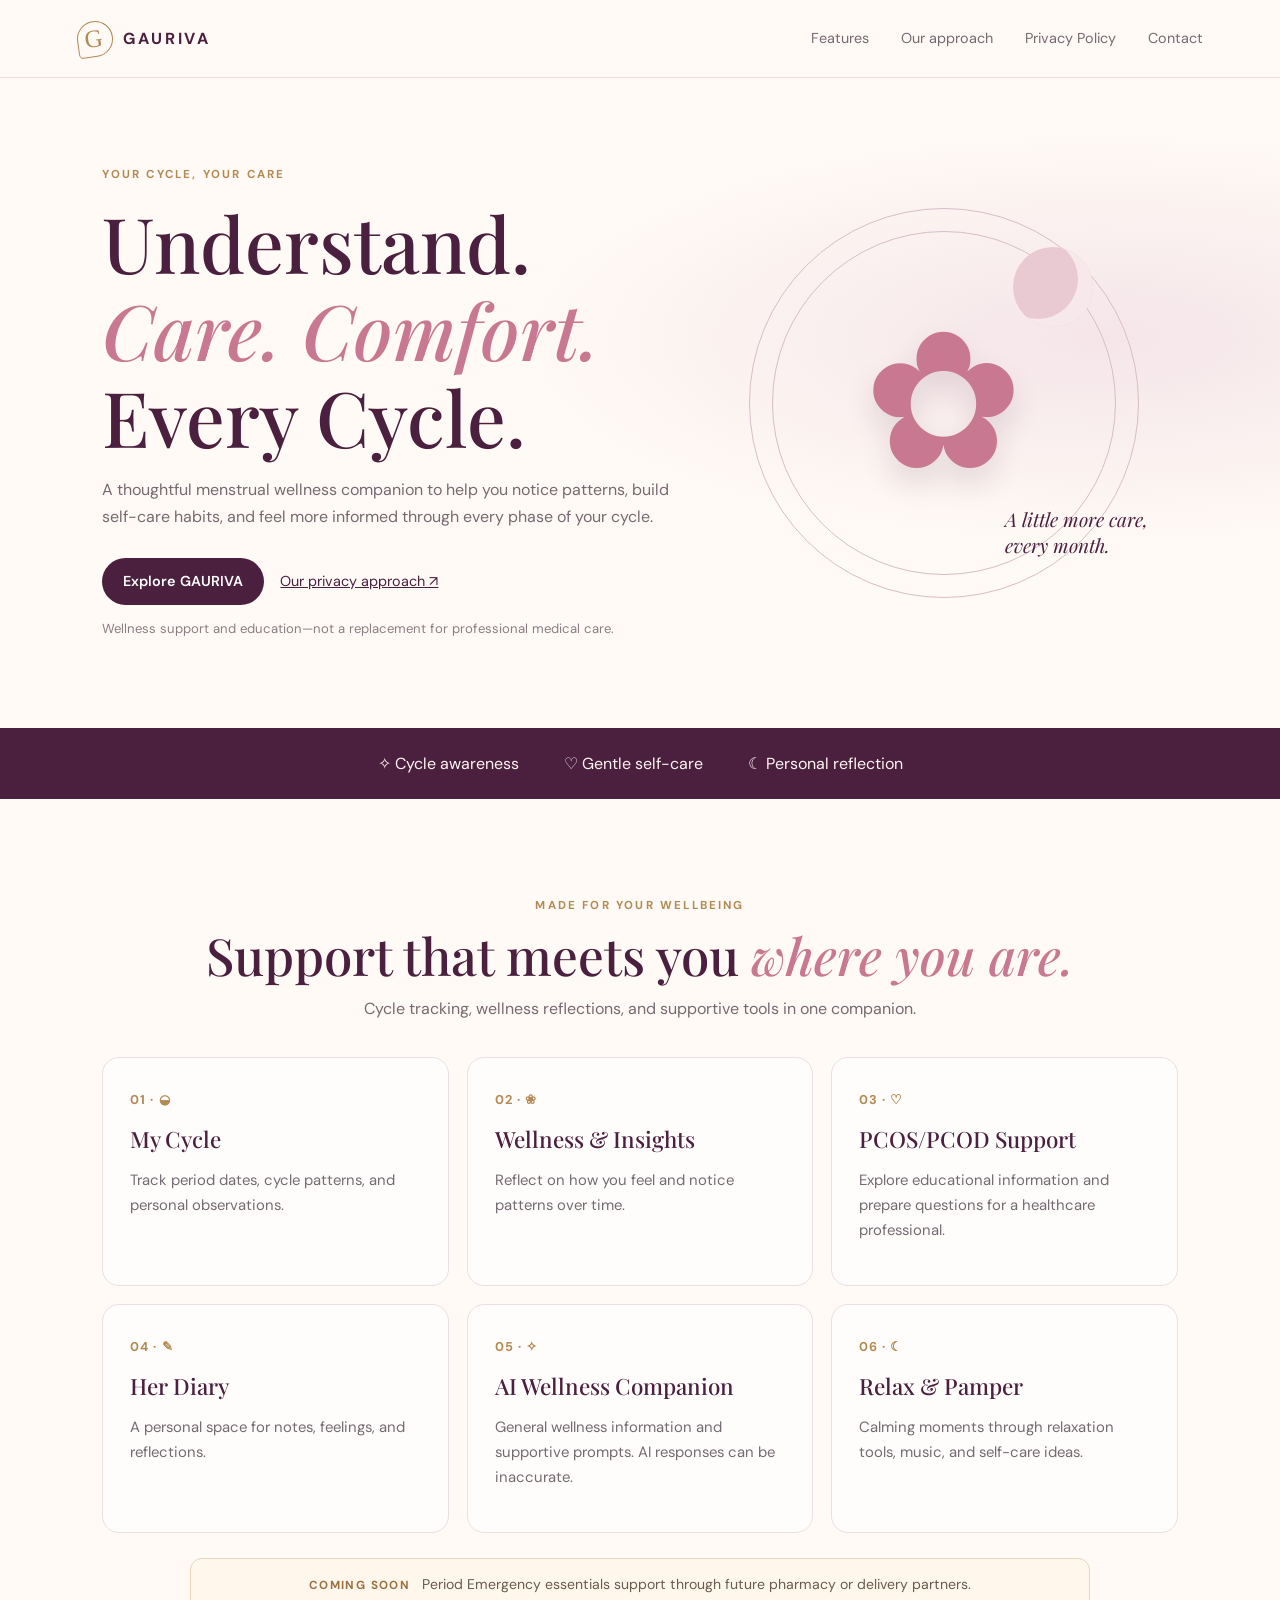
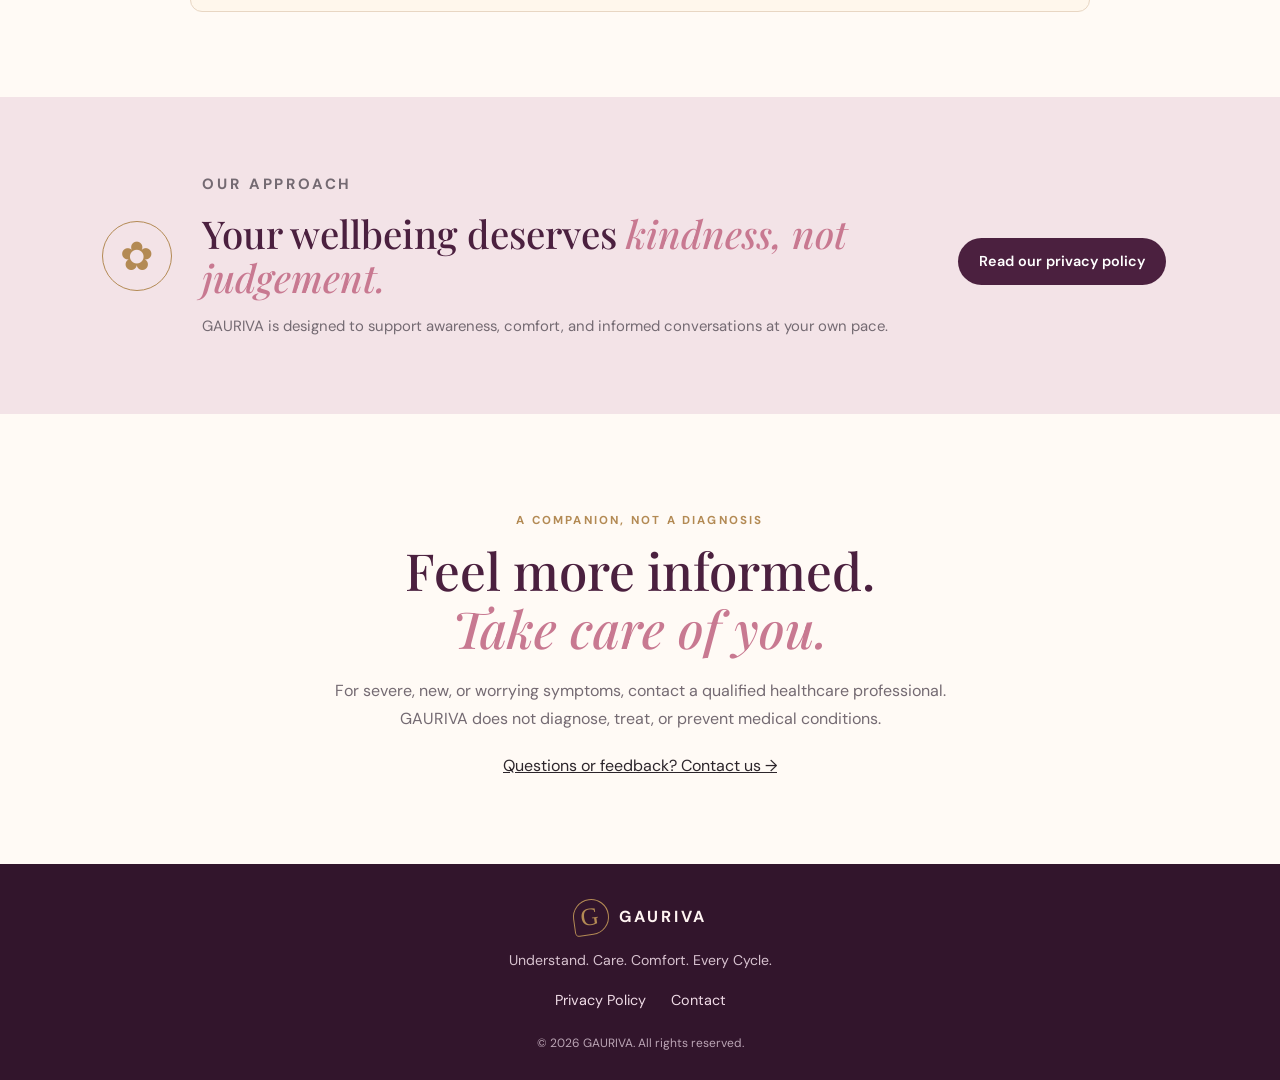
<file: index.html>
<!doctype html>
<html lang="en"><head><meta charset="utf-8"><meta name="viewport" content="width=device-width,initial-scale=1"><meta name="theme-color" content="#4b203f"><meta name="description" content="GAURIVA menstrual wellness companion"><title>GAURIVA | Understand. Care. Comfort.</title><link rel="stylesheet" href="assets/style.css"></head>
<body><header><a class="brand" href="index.html"><span class="mark">G</span> GAURIVA</a><button id="toggle" aria-label="Toggle navigation">☰</button><nav id="nav"><a href="#features">Features</a><a href="#about">Our approach</a><a href="privacy.html">Privacy Policy</a><a href="contact.html">Contact</a></nav></header>
<main><section class="hero"><div><p class="eyebrow">YOUR CYCLE, YOUR CARE</p><h1>Understand.<br><em>Care. Comfort.</em><br>Every Cycle.</h1><p class="lede">A thoughtful menstrual wellness companion to help you notice patterns, build self-care habits, and feel more informed through every phase of your cycle.</p><a class="button" href="#features">Explore GAURIVA</a> <a class="quiet" href="privacy.html">Our privacy approach ↗</a><p class="small">Wellness support and education—not a replacement for professional medical care.</p></div><div class="art"><div class="moon"></div><div class="flower">✿</div><p>A little more care,<br>every month.</p></div></section>
<div class="strip"><span>✧ Cycle awareness</span><span>♡ Gentle self-care</span><span>☾ Personal reflection</span></div>
<section class="section" id="features"><p class="eyebrow center">MADE FOR YOUR WELLBEING</p><h2>Support that meets you <em>where you are.</em></h2><p class="intro">Cycle tracking, wellness reflections, and supportive tools in one companion.</p><div class="grid">
<article><b>01 · ◒</b><h3>My Cycle</h3><p>Track period dates, cycle patterns, and personal observations.</p></article>
<article><b>02 · ❀</b><h3>Wellness & Insights</h3><p>Reflect on how you feel and notice patterns over time.</p></article>
<article><b>03 · ♡</b><h3>PCOS/PCOD Support</h3><p>Explore educational information and prepare questions for a healthcare professional.</p></article>
<article><b>04 · ✎</b><h3>Her Diary</h3><p>A personal space for notes, feelings, and reflections.</p></article>
<article><b>05 · ✧</b><h3>AI Wellness Companion</h3><p>General wellness information and supportive prompts. AI responses can be inaccurate.</p></article>
<article><b>06 · ☾</b><h3>Relax & Pamper</h3><p>Calming moments through relaxation tools, music, and self-care ideas.</p></article></div><p class="coming"><strong>COMING SOON</strong> Period Emergency essentials support through future pharmacy or delivery partners.</p></section>
<section class="band" id="about"><span class="seal">✿</span><div><p class="eyebrow">OUR APPROACH</p><h2>Your wellbeing deserves <em>kindness, not judgement.</em></h2><p>GAURIVA is designed to support awareness, comfort, and informed conversations at your own pace.</p></div><a class="button light" href="privacy.html">Read our privacy policy</a></section>
<section class="section closing"><p class="eyebrow">A COMPANION, NOT A DIAGNOSIS</p><h2>Feel more informed.<br><em>Take care of you.</em></h2><p>For severe, new, or worrying symptoms, contact a qualified healthcare professional. GAURIVA does not diagnose, treat, or prevent medical conditions.</p><a href="contact.html">Questions or feedback? Contact us →</a></section></main>
<footer><a class="brand" href="index.html"><span class="mark">G</span> GAURIVA</a><p>Understand. Care. Comfort. Every Cycle.</p><div><a href="privacy.html">Privacy Policy</a><a href="contact.html">Contact</a></div><small>© <span id="year"></span> GAURIVA. All rights reserved.</small></footer><script src="assets/site.js"></script></body></html>
</file>
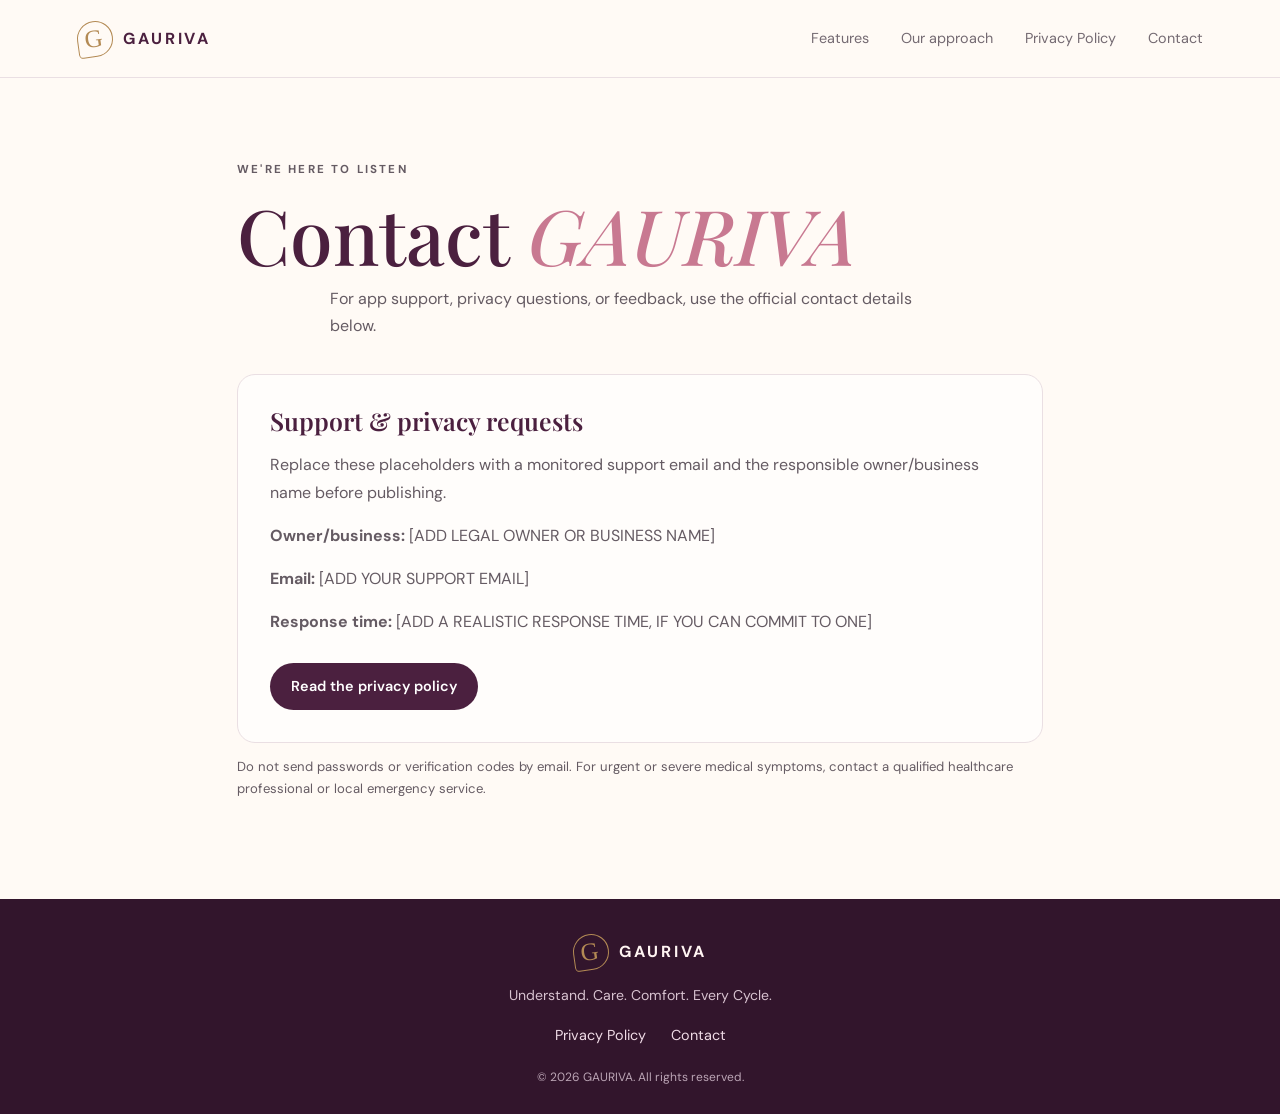
<file: contact.html>
<!doctype html>
<html lang="en"><head><meta charset="utf-8"><meta name="viewport" content="width=device-width,initial-scale=1"><meta name="theme-color" content="#4b203f"><title>Contact | GAURIVA</title><link rel="stylesheet" href="assets/style.css"></head><body><header><a class="brand" href="index.html"><span class="mark">G</span> GAURIVA</a><button id="toggle" aria-label="Toggle navigation">☰</button><nav id="nav"><a href="index.html#features">Features</a><a href="index.html#about">Our approach</a><a href="privacy.html">Privacy Policy</a><a href="contact.html">Contact</a></nav></header><main class="legal"><p class="eyebrow">WE'RE HERE TO LISTEN</p><h1>Contact <em>GAURIVA</em></h1><p class="intro">For app support, privacy questions, or feedback, use the official contact details below.</p><div class="contact-card"><h2>Support & privacy requests</h2><p>Replace these placeholders with a monitored support email and the responsible owner/business name before publishing.</p><p><b>Owner/business:</b> [ADD LEGAL OWNER OR BUSINESS NAME]</p><p><b>Email:</b> [ADD YOUR SUPPORT EMAIL]</p><p><b>Response time:</b> [ADD A REALISTIC RESPONSE TIME, IF YOU CAN COMMIT TO ONE]</p><a class="button" href="privacy.html">Read the privacy policy</a></div><p class="fine">Do not send passwords or verification codes by email. For urgent or severe medical symptoms, contact a qualified healthcare professional or local emergency service.</p></main><footer><a class="brand" href="index.html"><span class="mark">G</span> GAURIVA</a><p>Understand. Care. Comfort. Every Cycle.</p><div><a href="privacy.html">Privacy Policy</a><a href="contact.html">Contact</a></div><small>© <span id="year"></span> GAURIVA. All rights reserved.</small></footer><script src="assets/site.js"></script></body></html>
</file>
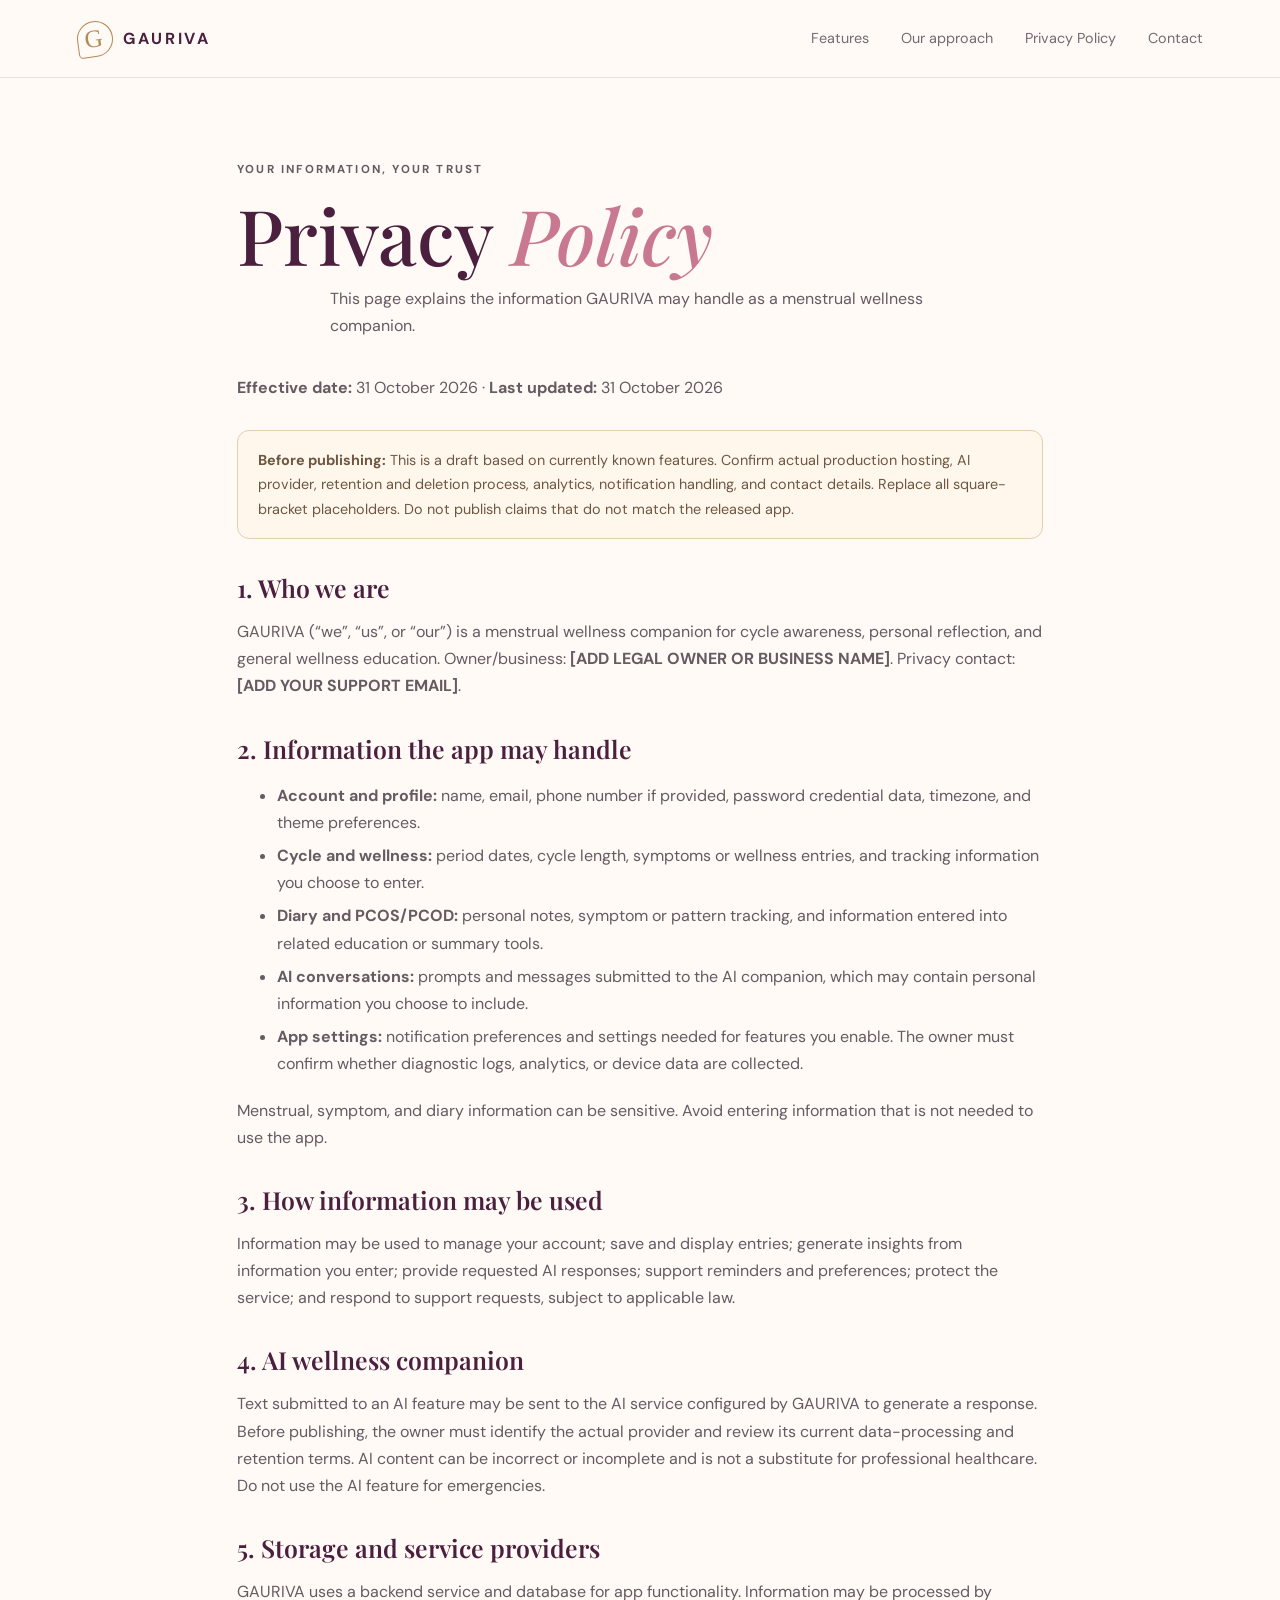
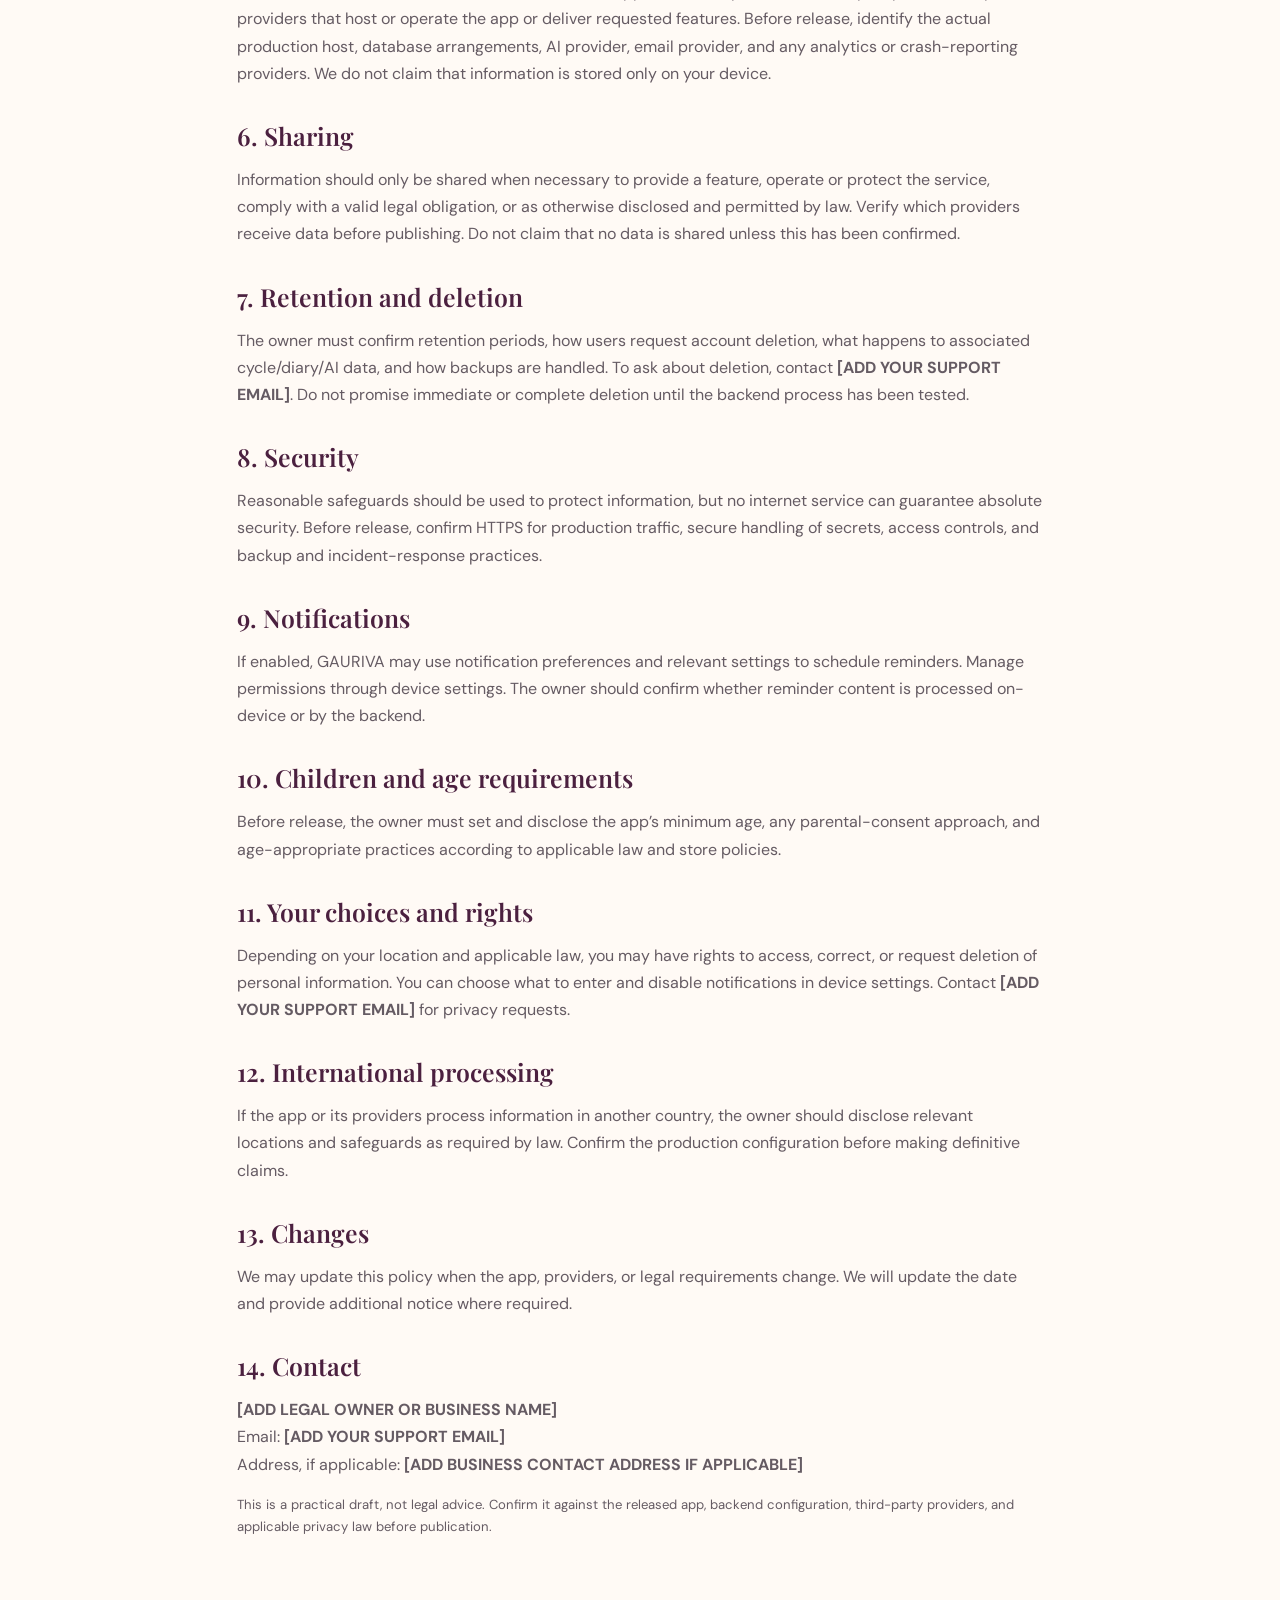
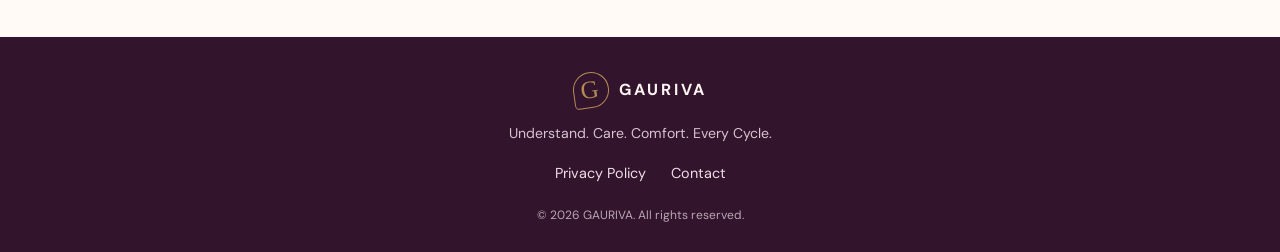
<file: privacy.html>
<!doctype html>
<html lang="en"><head><meta charset="utf-8"><meta name="viewport" content="width=device-width,initial-scale=1"><meta name="theme-color" content="#4b203f"><title>Privacy Policy | GAURIVA</title><link rel="stylesheet" href="assets/style.css"></head><body><header><a class="brand" href="index.html"><span class="mark">G</span> GAURIVA</a><button id="toggle" aria-label="Toggle navigation">☰</button><nav id="nav"><a href="index.html#features">Features</a><a href="index.html#about">Our approach</a><a href="privacy.html">Privacy Policy</a><a href="contact.html">Contact</a></nav></header>
<main class="legal"><p class="eyebrow">YOUR INFORMATION, YOUR TRUST</p><h1>Privacy <em>Policy</em></h1><p class="intro">This page explains the information GAURIVA may handle as a menstrual wellness companion.</p><p><b>Effective date:</b> 31 October 2026 · <b>Last updated:</b> 31 October 2026</p>
<div class="notice"><b>Before publishing:</b> This is a draft based on currently known features. Confirm actual production hosting, AI provider, retention and deletion process, analytics, notification handling, and contact details. Replace all square-bracket placeholders. Do not publish claims that do not match the released app.</div>
<h2>1. Who we are</h2><p>GAURIVA (“we”, “us”, or “our”) is a menstrual wellness companion for cycle awareness, personal reflection, and general wellness education. Owner/business: <b>[ADD LEGAL OWNER OR BUSINESS NAME]</b>. Privacy contact: <b>[ADD YOUR SUPPORT EMAIL]</b>.</p>
<h2>2. Information the app may handle</h2><ul><li><b>Account and profile:</b> name, email, phone number if provided, password credential data, timezone, and theme preferences.</li><li><b>Cycle and wellness:</b> period dates, cycle length, symptoms or wellness entries, and tracking information you choose to enter.</li><li><b>Diary and PCOS/PCOD:</b> personal notes, symptom or pattern tracking, and information entered into related education or summary tools.</li><li><b>AI conversations:</b> prompts and messages submitted to the AI companion, which may contain personal information you choose to include.</li><li><b>App settings:</b> notification preferences and settings needed for features you enable. The owner must confirm whether diagnostic logs, analytics, or device data are collected.</li></ul><p>Menstrual, symptom, and diary information can be sensitive. Avoid entering information that is not needed to use the app.</p>
<h2>3. How information may be used</h2><p>Information may be used to manage your account; save and display entries; generate insights from information you enter; provide requested AI responses; support reminders and preferences; protect the service; and respond to support requests, subject to applicable law.</p>
<h2>4. AI wellness companion</h2><p>Text submitted to an AI feature may be sent to the AI service configured by GAURIVA to generate a response. Before publishing, the owner must identify the actual provider and review its current data-processing and retention terms. AI content can be incorrect or incomplete and is not a substitute for professional healthcare. Do not use the AI feature for emergencies.</p>
<h2>5. Storage and service providers</h2><p>GAURIVA uses a backend service and database for app functionality. Information may be processed by providers that host or operate the app or deliver requested features. Before release, identify the actual production host, database arrangements, AI provider, email provider, and any analytics or crash-reporting providers. We do not claim that information is stored only on your device.</p>
<h2>6. Sharing</h2><p>Information should only be shared when necessary to provide a feature, operate or protect the service, comply with a valid legal obligation, or as otherwise disclosed and permitted by law. Verify which providers receive data before publishing. Do not claim that no data is shared unless this has been confirmed.</p>
<h2>7. Retention and deletion</h2><p>The owner must confirm retention periods, how users request account deletion, what happens to associated cycle/diary/AI data, and how backups are handled. To ask about deletion, contact <b>[ADD YOUR SUPPORT EMAIL]</b>. Do not promise immediate or complete deletion until the backend process has been tested.</p>
<h2>8. Security</h2><p>Reasonable safeguards should be used to protect information, but no internet service can guarantee absolute security. Before release, confirm HTTPS for production traffic, secure handling of secrets, access controls, and backup and incident-response practices.</p>
<h2>9. Notifications</h2><p>If enabled, GAURIVA may use notification preferences and relevant settings to schedule reminders. Manage permissions through device settings. The owner should confirm whether reminder content is processed on-device or by the backend.</p>
<h2>10. Children and age requirements</h2><p>Before release, the owner must set and disclose the app’s minimum age, any parental-consent approach, and age-appropriate practices according to applicable law and store policies.</p>
<h2>11. Your choices and rights</h2><p>Depending on your location and applicable law, you may have rights to access, correct, or request deletion of personal information. You can choose what to enter and disable notifications in device settings. Contact <b>[ADD YOUR SUPPORT EMAIL]</b> for privacy requests.</p>
<h2>12. International processing</h2><p>If the app or its providers process information in another country, the owner should disclose relevant locations and safeguards as required by law. Confirm the production configuration before making definitive claims.</p>
<h2>13. Changes</h2><p>We may update this policy when the app, providers, or legal requirements change. We will update the date and provide additional notice where required.</p>
<h2>14. Contact</h2><p><b>[ADD LEGAL OWNER OR BUSINESS NAME]</b><br>Email: <b>[ADD YOUR SUPPORT EMAIL]</b><br>Address, if applicable: <b>[ADD BUSINESS CONTACT ADDRESS IF APPLICABLE]</b></p><p class="fine">This is a practical draft, not legal advice. Confirm it against the released app, backend configuration, third-party providers, and applicable privacy law before publication.</p></main>
<footer><a class="brand" href="index.html"><span class="mark">G</span> GAURIVA</a><p>Understand. Care. Comfort. Every Cycle.</p><div><a href="privacy.html">Privacy Policy</a><a href="contact.html">Contact</a></div><small>© <span id="year"></span> GAURIVA. All rights reserved.</small></footer><script src="assets/site.js"></script></body></html>
</file>
<file: assets/style.css>
@import url('https://fonts.googleapis.com/css2?family=DM+Sans:wght@400;500;600;700&family=Playfair+Display:ital,wght@0,500;0,600;1,500&display=swap');
:root{--plum:#4b203f;--deep:#32152c;--rose:#c87991;--pale:#f4e4e8;--ivory:#fffaf5;--gold:#b38a54;--ink:#2c252b;--muted:#746a72;--line:#eadfe3}*{box-sizing:border-box}html{scroll-behavior:smooth}body{margin:0;background:var(--ivory);color:var(--ink);font:16px/1.7 'DM Sans',sans-serif}a{color:inherit}header{height:78px;padding:0 clamp(20px,6vw,90px);display:flex;align-items:center;justify-content:space-between;background:#fffaf5ed;border-bottom:1px solid var(--line);position:sticky;top:0;z-index:3;backdrop-filter:blur(12px)}.brand{display:flex;align-items:center;gap:10px;text-decoration:none;color:var(--plum);font-weight:700;letter-spacing:.17em}.mark{width:36px;height:36px;border:1px solid var(--gold);border-radius:50% 50% 50% 12%;display:grid;place-items:center;color:var(--gold);font:25px Georgia,serif;transform:rotate(-8deg)}nav{display:flex;gap:clamp(15px,2.5vw,35px)}nav a,footer div a{font-size:.9rem;color:var(--muted);text-decoration:none}nav a:hover,footer div a:hover{color:var(--rose)}#toggle{display:none;border:0;background:none;color:var(--plum);font-size:1.5rem}.hero{padding:75px clamp(22px,8vw,125px);display:grid;grid-template-columns:1.1fr .9fr;align-items:center;gap:35px;background:radial-gradient(ellipse at 86% 40%,#f5e5e9,transparent 38%)}.eyebrow{font-size:.72rem;letter-spacing:.19em;font-weight:700;color:var(--gold)}h1,h2,h3{font-family:'Playfair Display',Georgia,serif;font-weight:500;line-height:1.13;color:var(--plum)}h1{font-size:clamp(3.4rem,6vw,6rem);margin:.2em 0}h1 em,h2 em{color:var(--rose)}.lede,.intro{color:var(--muted);max-width:620px}.button{display:inline-block;margin:12px 12px 0 0;padding:11px 21px;border-radius:30px;background:var(--plum);color:white;text-decoration:none;font-weight:600;font-size:.9rem}.quiet{color:var(--plum);font-size:.9rem}.small,.fine{font-size:.82rem;color:#897e85}.art{height:390px;position:relative;display:grid;place-items:center;border:1px solid #d8bdc8;border-radius:50%;max-width:390px;width:100%;justify-self:center}.art:before{content:'';position:absolute;inset:22px;border:1px solid #d8bdc8;border-radius:50%}.moon{position:absolute;top:38px;right:45px;width:80px;height:80px;border-radius:50%;background:#e9c9d2;box-shadow:inset -15px -8px 0 #f7e9eb}.flower{font-size:12rem;color:var(--rose);text-shadow:0 15px 30px #4b203f22}.art p{position:absolute;right:-10px;bottom:20px;color:var(--plum);font:italic 1.2rem 'Playfair Display',serif}.strip{display:flex;justify-content:center;flex-wrap:wrap;gap:45px;padding:22px;background:var(--plum);color:#fff4f2}.section{padding:85px clamp(22px,8vw,120px);text-align:center}.section h2{font-size:clamp(2.3rem,4vw,3.7rem);margin:.2em auto}.intro{margin:0 auto 35px}.grid{display:grid;grid-template-columns:repeat(3,1fr);gap:18px;text-align:left;max-width:1120px;margin:auto}.grid article{padding:27px;border:1px solid var(--line);border-radius:17px;background:#fffdfb}.grid article b{color:var(--gold);font-size:.8rem;letter-spacing:.08em}.grid h3{font-size:1.4rem;margin:15px 0 6px}.grid p,.band p{color:var(--muted);font-size:.93rem}.coming{max-width:900px;margin:25px auto 0;padding:14px;border:1px solid #e8d6c3;border-radius:12px;background:#fff7ec;color:#6b5a4e;font-size:.88rem}.coming strong{color:#9b7041;font-size:.73rem;letter-spacing:.12em;margin-right:8px}.band{display:grid;grid-template-columns:75px 1fr auto;align-items:center;gap:25px;padding:60px clamp(22px,8vw,120px);background:#f3e3e7}.seal{height:70px;width:70px;display:grid;place-items:center;border:1px solid var(--gold);border-radius:50%;font-size:2.5rem;color:var(--gold)}.band h2{font-size:clamp(2rem,3vw,3rem);margin:0}.band .button{white-space:nowrap}.closing{max-width:900px;margin:auto}.closing p:not(.eyebrow){max-width:620px;margin:20px auto;color:var(--muted)}footer{padding:35px 20px 25px;background:var(--deep);color:#f8eaf0;text-align:center}footer .brand{justify-content:center;color:#fff4f2}footer p{color:#d8c3d0;font-size:.88rem}footer div{display:flex;justify-content:center;gap:25px;margin:15px}footer div a{color:#f0dce7}footer small{color:#bba5b5;font-size:.75rem}.legal{max-width:850px;margin:auto;padding:70px 22px 85px}.legal h1{font-size:clamp(3rem,6vw,5rem);margin:.1em 0}.legal h2{font-size:1.55rem;font-weight:600;margin:35px 0 8px}.legal p,.legal li{color:#655b63}.legal li{padding:3px 0}.notice{padding:17px 20px;margin:28px 0;border:1px solid #e4cfae;border-radius:12px;background:#fff7ec;color:#6d5742;font-size:.9rem}.contact-card{margin-top:30px;padding:32px;border:1px solid var(--line);border-radius:18px;background:#fffdfb}.contact-card h2{margin-top:0}.center{text-align:center}
@media(max-width:800px){.hero{grid-template-columns:1fr;text-align:center;padding-top:55px}.lede{margin:0 auto}.art{height:310px;max-width:310px;margin-top:20px}.flower{font-size:9rem}.grid{grid-template-columns:repeat(2,1fr)}.band{grid-template-columns:60px 1fr}.band .button{grid-column:2;justify-self:start}.seal{width:58px;height:58px}}
@media(max-width:600px){header{height:68px}#toggle{display:block}nav{display:none;position:absolute;top:67px;left:0;right:0;padding:20px;background:var(--ivory);flex-direction:column;border-bottom:1px solid var(--line)}nav.open{display:flex}.hero{padding:45px 22px}.hero h1{font-size:3.3rem}.art{height:275px;max-width:275px}.strip{gap:12px 22px;font-size:.82rem}.section{padding:65px 20px}.grid{grid-template-columns:1fr}.band{grid-template-columns:1fr;text-align:center;padding:45px 22px}.seal{margin:auto}.band .button{grid-column:auto;justify-self:center}.legal{padding:50px 22px 65px}.contact-card{padding:24px}}
</file>
